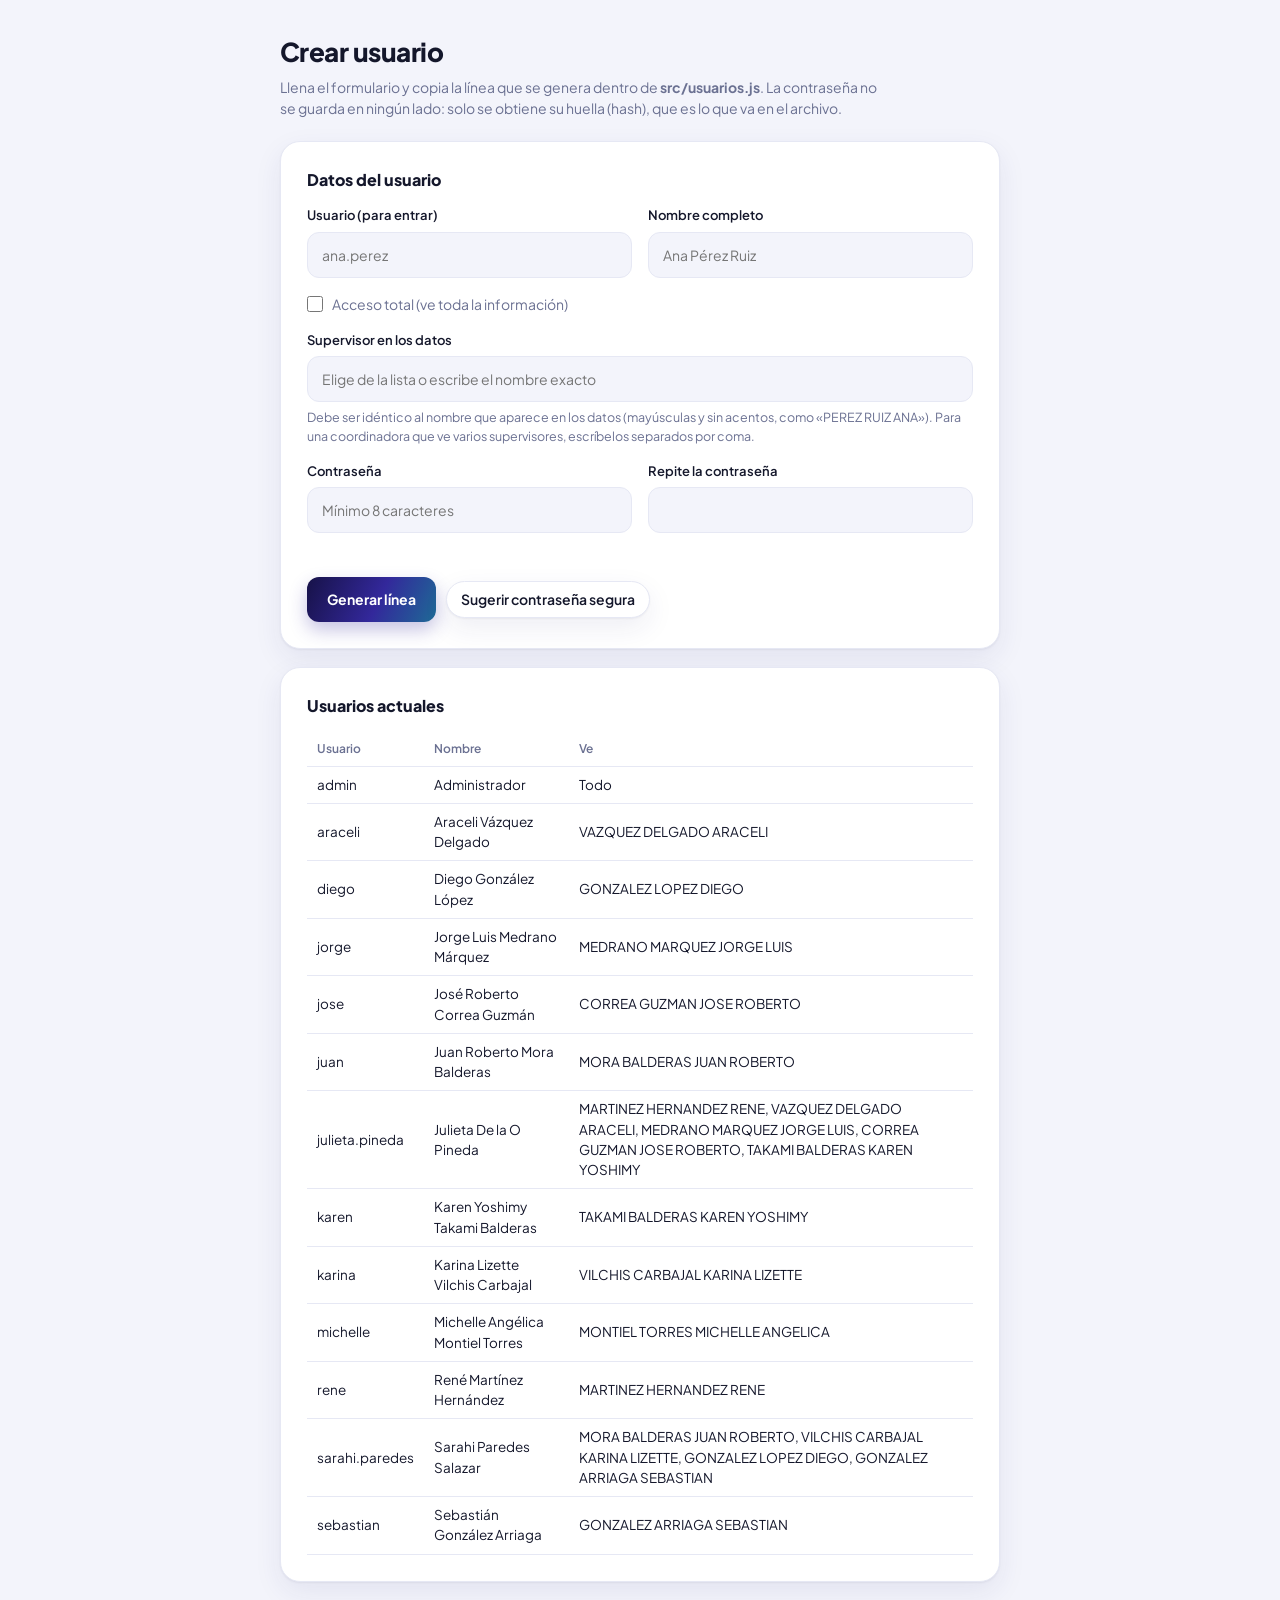
<file: crear_usuario.html>
<!DOCTYPE html>
<html lang="es"><head><meta charset="utf-8">
<meta name="viewport" content="width=device-width, initial-scale=1, viewport-fit=cover">
<title>Crear usuario · Funnel Upselling</title>
<link rel="stylesheet" href="https://fonts.googleapis.com/css2?family=Plus+Jakarta+Sans:wght@400;500;600;700;800&display=swap">
<link rel="stylesheet" href="src/styles.css?v=20261125a">
<style>
body{min-height:100vh;display:grid;place-items:start center;padding:32px 16px}
.cu{width:min(720px,100%)}
.cu h1{margin:0 0 6px;font-size:26px;font-weight:800;letter-spacing:-.02em}
.cu>p{margin:0 0 22px;color:var(--mut);max-width:60ch}
.cu .box{background:var(--surf);border:1px solid var(--line);border-radius:20px;box-shadow:var(--sh);padding:26px;margin-bottom:18px}
.cu .box h2{margin:0 0 14px;font-size:16px;font-weight:800}
.cu .g{display:grid;grid-template-columns:1fr 1fr;gap:0 16px}
.cu .g .full{grid-column:1/-1}
.cu label.l{display:block;font-size:13px;font-weight:600;margin:0 0 6px}
.cu .in{width:100%;height:46px;font:inherit;color:var(--ink);background:var(--bg);border:1px solid var(--line);border-radius:12px;padding:0 14px;outline:none;margin-bottom:16px}
.cu .in:focus{border-color:var(--c1);box-shadow:0 0 0 3px color-mix(in srgb,var(--c1) 22%,transparent)}
.cu .hint{margin:-10px 0 16px;font-size:12.5px;color:var(--mut)}
.cu .row{display:flex;gap:10px;flex-wrap:wrap;align-items:center}
.cu .chk{display:flex;align-items:center;gap:9px;font-size:14px;margin:0 0 16px;cursor:pointer}
.cu .chk input{accent-color:var(--c1);width:16px;height:16px;margin:0}
.cu .btn.p{background:var(--hero);color:#fff;border:0;border-radius:12px;padding:12px 20px;font-weight:700;box-shadow:0 8px 18px rgba(51,40,155,.28)}
.cu .btn.p:hover{filter:brightness(1.1)}
.cu pre{margin:0 0 12px;background:var(--bg);border:1px solid var(--line);border-radius:12px;padding:14px;overflow:auto;font:12.5px/1.55 ui-monospace,SFMono-Regular,Menlo,Consolas,monospace;white-space:pre-wrap;word-break:break-all;color:var(--ink)}
.cu ol{margin:0 0 4px;padding-left:20px;color:var(--mut);font-size:13.5px;line-height:1.7}
.cu ol b{color:var(--ink)}
.cu .msg{margin:0 0 12px;font-size:13px;color:#d6336c;min-height:1.2em}
.cu .ok{color:var(--c2);font-weight:600}
.cu table{width:100%;border-collapse:collapse;font-size:13.5px}
.cu td,.cu th{padding:8px 10px;border-bottom:1px solid var(--line);text-align:left}
.cu th{font-size:12px;color:var(--mut);font-weight:600;text-transform:none;letter-spacing:0;position:static}
@media (max-width:640px){.cu .g{grid-template-columns:1fr}}
</style></head><body>
<div class="cu">
<h1>Crear usuario</h1>
<p>Llena el formulario y copia la línea que se genera dentro de <b>src/usuarios.js</b>. La contraseña no se guarda en ningún lado: solo se obtiene su huella (hash), que es lo que va en el archivo.</p>

<form class="box" id="f" novalidate>
<h2>Datos del usuario</h2>
<div class="g">
<div><label class="l" for="u">Usuario (para entrar)</label><input class="in" id="u" autocomplete="off" autocapitalize="none" spellcheck="false" placeholder="ana.perez"></div>
<div><label class="l" for="n">Nombre completo</label><input class="in" id="n" autocomplete="off" placeholder="Ana Pérez Ruiz"></div>
<div class="full"><label class="chk"><input type="checkbox" id="adm">Acceso total (ve toda la información)</label></div>
<div class="full" id="supw"><label class="l" for="s">Supervisor en los datos</label><input class="in" id="s" list="sups" autocomplete="off" placeholder="Elige de la lista o escribe el nombre exacto"><datalist id="sups"></datalist><p class="hint" id="shint">Debe ser idéntico al nombre que aparece en los datos (mayúsculas y sin acentos, como «PEREZ RUIZ ANA»). Para una coordinadora que ve varios supervisores, escríbelos separados por coma.</p></div>
<div><label class="l" for="p1">Contraseña</label><input class="in" id="p1" type="password" autocomplete="new-password" placeholder="Mínimo 8 caracteres"></div>
<div><label class="l" for="p2">Repite la contraseña</label><input class="in" id="p2" type="password" autocomplete="new-password"></div>
</div>
<p class="msg" id="msg" role="alert"></p>
<div class="row"><button class="btn p" type="submit">Generar línea</button><button class="btn o" type="button" id="gen">Sugerir contraseña segura</button></div>
</form>

<div class="box" id="out" hidden>
<h2>Línea generada</h2>
<pre id="line"></pre>
<div class="row" style="margin-bottom:16px"><button class="btn o" id="cp" type="button">Copiar línea</button><span id="cpok" class="ok" role="status"></span></div>
<ol>
<li>Abre <b>src/usuarios.js</b>.</li>
<li>Pega la línea <b>antes</b> de <code>// &lt;&lt;&lt; USUARIOS</code>.</li>
<li>Guarda el archivo y súbelo a tu página. Ya puede entrar.</li>
</ol>
<p class="hint" style="margin:14px 0 0">Para cambiar la contraseña de alguien, genera la línea con su mismo usuario y reemplaza la anterior.</p>
</div>

<div class="box"><h2>Usuarios actuales</h2><div style="overflow:auto"><table><thead><tr><th>Usuario</th><th>Nombre</th><th>Ve</th></tr></thead><tbody id="tb"></tbody></table></div></div>
</div>
<script src="src/auth.js?v=20261125a"></script>
<script src="src/usuarios.js?v=20261125a"></script>
<script src="assets/data.js?v=20261124d" onerror="void 0"></script>
<script src="assets/data_atom.js?v=20261124d" onerror="void 0"></script>
<script>
const $=id=>document.getElementById(id),esc=s=>String(s).replace(/[&<>"]/g,c=>({"&":"&amp;","<":"&lt;",">":"&gt;",'"':"&quot;"}[c]));
let sups=[];
try{sups=[...new Set([...(DS.calixta||[]),...(DS.atom||[])].map(r=>r[0]).filter(Boolean))].sort((a,b)=>a.localeCompare(b,"es"))}catch(e){}
$("sups").innerHTML=sups.map(x=>`<option value="${esc(x)}">`).join("");
if(!sups.length)$("shint").textContent+=" (No se pudieron leer los datos para sugerirlos.)";
$("tb").innerHTML=Object.entries(USUARIOS).map(([u,d])=>`<tr><td>${esc(u)}</td><td>${esc(d.nombre)}</td><td>${d.sup?esc([].concat(d.sup).join(", ")):"Todo"}</td></tr>`).join("");
$("adm").addEventListener("change",()=>{$("supw").hidden=$("adm").checked});
$("gen").addEventListener("click",()=>{
  const a="abcdefghjkmnpqrstuvwxyzABCDEFGHJKMNPQRSTUVWXYZ23456789",r=crypto.getRandomValues(new Uint32Array(12));
  const c=[...r].map(x=>a[x%a.length]).join("");
  $("p1").type=$("p2").type="text";$("p1").value=$("p2").value=c;
});
$("f").addEventListener("submit",e=>{
  e.preventDefault();
  const u=$("u").value.trim().toLowerCase(),n=$("n").value.trim(),adm=$("adm").checked,s=$("s").value.trim(),c=$("p1").value,m=$("msg");
  $("out").hidden=true;m.textContent="";
  if(!/^[a-z0-9._-]{3,32}$/.test(u))return m.textContent="El usuario debe tener de 3 a 32 caracteres: minúsculas sin acentos, números, punto, guion o guion bajo.";
  if(!n)return m.textContent="Escribe el nombre completo.";
  const lista=[...new Set(s.split(",").map(x=>x.trim()).filter(Boolean))];
  if(!adm&&!lista.length)return m.textContent="Indica el supervisor o marca «Acceso total».";
  if(!adm&&sups.length&&lista.some(x=>!sups.includes(x)))return m.textContent="Algún supervisor no aparece en los datos. Elige de la lista (para varios, sepáralos con coma).";
  if(c.length<8)return m.textContent="La contraseña debe tener al menos 8 caracteres.";
  if(c!==$("p2").value)return m.textContent="Las contraseñas no coinciden.";
  const sal=Auth.nuevaSal(),h=Auth.hashClave(sal,c);
  const clave=/^[a-z_][a-z0-9_]*$/.test(u)?u:JSON.stringify(u),supTxt=adm?"null":(lista.length===1?JSON.stringify(lista[0]):"["+lista.map(x=>JSON.stringify(x)).join(",")+"]");
  $("line").textContent=`  ${clave}:{nombre:${JSON.stringify(n)},sup:${supTxt},sal:"${sal}",hash:"${h}"},`;
  $("cpok").textContent=Object.prototype.hasOwnProperty.call(USUARIOS,u)?"Ese usuario ya existe: reemplaza su línea anterior.":"";
  $("out").hidden=false;$("out").scrollIntoView({behavior:"smooth",block:"nearest"});
});
$("cp").addEventListener("click",async()=>{
  const t=$("line").textContent;
  try{await navigator.clipboard.writeText(t);$("cpok").textContent="Línea copiada."}
  catch(e){const r=document.createRange();r.selectNodeContents($("line"));const s=getSelection();s.removeAllRanges();s.addRange(r);$("cpok").textContent="Selecciónala y copia con Ctrl+C."}
});
</script>
</body></html>
</file>
<file: src/styles.css>
:root{box-sizing:border-box;padding-top:env(safe-area-inset-top,0px);padding-bottom:env(safe-area-inset-bottom,0px);
--bg:#f3f4fb;--surf:#fff;--ink:#14172b;--mut:#6b7192;--line:#e6e8f4;--c1:#5b5bd6;--c2:#0fa89a;--c3:#f08c00;--hov:#f4f5fd;--sh:0 1px 2px rgba(20,23,43,.05),0 10px 28px rgba(40,44,110,.08);--hero:linear-gradient(115deg,#171248 0%,#33289b 55%,#0e9e92 135%)}
@media (prefers-color-scheme:dark){:root:not([data-theme="light"]){color-scheme:dark;--bg:#0b0d1a;--surf:#141730;--ink:#eceefb;--mut:#9aa0c4;--line:#252951;--c1:#8b8cff;--c2:#3ddbc9;--c3:#ffb347;--hov:#1b1f3f;--sh:0 1px 2px rgba(0,0,0,.4),0 10px 28px rgba(0,0,0,.35)}}
:root[data-theme="dark"]{color-scheme:dark;--bg:#0b0d1a;--surf:#141730;--ink:#eceefb;--mut:#9aa0c4;--line:#252951;--c1:#8b8cff;--c2:#3ddbc9;--c3:#ffb347;--hov:#1b1f3f;--sh:0 1px 2px rgba(0,0,0,.4),0 10px 28px rgba(0,0,0,.35)}
*,*::before,*::after{box-sizing:inherit}
html{scroll-padding-top:env(safe-area-inset-top,0px)}
body{margin:0;background:var(--bg);color:var(--ink);font:14px/1.5 "Plus Jakarta Sans",system-ui,-apple-system,"Segoe UI",sans-serif;font-variant-numeric:tabular-nums;-webkit-font-smoothing:antialiased}
header{background:var(--hero);color:#fff;padding:28px clamp(16px,3vw,36px) 0;position:relative;overflow:hidden}
header::after{content:"";position:absolute;right:-80px;top:-120px;width:340px;height:340px;border-radius:50%;background:radial-gradient(circle,rgba(255,255,255,.18),transparent 70%);pointer-events:none}
.eyebrow{font-size:11.5px;letter-spacing:.14em;text-transform:uppercase;font-weight:600;opacity:.75}
h1{margin:6px 0 0;font-size:clamp(22px,3vw,30px);font-weight:800;letter-spacing:-.02em}
header p{margin:6px 0 0;opacity:.8;max-width:780px}
nav.tabs{display:flex;gap:6px;margin-top:22px;position:relative;z-index:1}
nav.tabs a{padding:10px 18px;border-radius:12px 12px 0 0;color:rgba(255,255,255,.8);text-decoration:none;font-weight:600;background:rgba(255,255,255,.1);backdrop-filter:blur(6px)}
nav.tabs a:hover{background:rgba(255,255,255,.18)}
nav.tabs a[aria-current]{background:var(--bg);color:var(--ink)}
.bar{position:sticky;top:env(safe-area-inset-top,0px);z-index:20;background:color-mix(in srgb,var(--bg) 85%,transparent);backdrop-filter:blur(12px);-webkit-backdrop-filter:blur(12px);border-bottom:1px solid var(--line);padding:12px clamp(16px,3vw,36px);display:flex;flex-wrap:wrap;gap:8px;align-items:center}
details.f{position:relative}
details.f>summary{list-style:none;cursor:pointer;background:var(--surf);border:1px solid var(--line);border-radius:999px;padding:7px 14px;white-space:nowrap;box-shadow:var(--sh);font-weight:500;transition:.15s}
details.f>summary::-webkit-details-marker{display:none}
details.f>summary::after{content:"▾";margin-left:8px;color:var(--mut);font-size:11px}
details.f>summary:hover{border-color:var(--c1)}
details.f[open]>summary{border-color:var(--c1);box-shadow:0 0 0 3px color-mix(in srgb,var(--c1) 22%,transparent)}
details.f.on>summary{background:color-mix(in srgb,var(--c1) 12%,var(--surf));border-color:var(--c1);color:var(--c1);font-weight:700}
.pop{position:absolute;top:calc(100% + 6px);left:0;min-width:250px;max-width:min(330px,86vw);max-height:350px;overflow:auto;background:var(--surf);border:1px solid var(--line);border-radius:14px;padding:10px;box-shadow:0 18px 44px rgba(20,23,60,.25)}
.pop .ctl{display:flex;gap:14px;padding:2px 6px 8px;border-bottom:1px solid var(--line);margin-bottom:4px}
.pop button,.btn{background:none;border:0;color:var(--c1);cursor:pointer;font:inherit;font-weight:600;padding:0}
.pop label{display:flex;gap:8px;align-items:center;padding:5px 6px;border-radius:8px;cursor:pointer}
.pop label:hover{background:var(--hov)}
.pop input,.dc input[type=checkbox]{accent-color:var(--c1)}
.btn.o{border:1px solid var(--line);background:var(--surf);color:var(--ink);border-radius:999px;padding:7px 14px;font-weight:600;box-shadow:var(--sh);transition:.15s}
.btn.o:hover{border-color:var(--c1);color:var(--c1)}
#xd,#xa{background:linear-gradient(120deg,#33289b,#0e9e92);color:#fff;border:0}
#xd:hover,#xa:hover{color:#fff;filter:brightness(1.1)}
.sp{flex:1}
[hidden]{display:none!important}
main{padding:20px clamp(16px,3vw,36px) 8px;display:grid;grid-template-columns:repeat(auto-fit,minmax(340px,1fr));gap:20px;align-items:start}
section{background:var(--surf);border:1px solid var(--line);border-radius:18px;overflow:hidden;box-shadow:var(--sh)}
main section{border-top:4px solid var(--col)}
section>h2{margin:0;padding:18px 20px 2px;font-size:16px;font-weight:700;letter-spacing:-.01em}
section>h2 span{display:inline-block;width:10px;height:10px;border-radius:50%;margin-right:9px;background:currentColor}
section>p{margin:0;padding:0 20px 8px;color:var(--mut);font-size:12.5px}
.big{padding:0 20px 14px;font-size:46px;font-weight:800;line-height:1.1;letter-spacing:-.03em}
.big small{font-size:12.5px;font-weight:500;color:var(--mut);margin-left:8px;letter-spacing:0}
.sc{overflow-x:auto;max-height:70vh;overflow-y:auto}
table{width:100%;border-collapse:collapse}
th{position:sticky;top:0;z-index:1;background:var(--surf);text-align:left;font-weight:600;color:var(--mut);padding:9px 20px;border-bottom:1px solid var(--line);font-size:11.5px;text-transform:uppercase;letter-spacing:.06em}
th.n,td.n{text-align:right}
td{padding:7px 20px;border-bottom:1px solid var(--line)}
tbody tr:hover td{background:var(--hov)}
tr.s td{font-weight:700;cursor:pointer;background:color-mix(in srgb,var(--col,var(--c1)) 8%,var(--surf))}
tr.s td:first-child::before{content:"▾";display:inline-block;width:18px;color:var(--col,var(--mut))}
tr.s.c td:first-child::before{content:"▸"}
tr.a td:first-child{padding-left:38px;color:var(--ink)}
tr.t td{font-weight:800;border-top:2px solid var(--ink);border-bottom:0;background:var(--surf)}
.v{display:flex;align-items:center;gap:10px;justify-content:flex-end}
.v i{display:block;height:7px;border-radius:4px;background:linear-gradient(90deg,var(--col),color-mix(in srgb,var(--col) 55%,#fff));opacity:.9}
.empty{padding:28px 20px;color:var(--mut)}
#p1{--col:var(--c1)}#p2{--col:var(--c2)}#p3{--col:var(--c3)}
#p1 .big,#p1 h2 span{color:var(--c1)}#p2 .big,#p2 h2 span{color:var(--c2)}#p3 .big,#p3 h2 span{color:var(--c3)}
#det{margin:20px clamp(16px,3vw,36px) 40px;background:var(--surf);border:1px solid var(--line);border-radius:18px;box-shadow:var(--sh);overflow:hidden}
#det h2{margin:0;padding:18px 20px 2px;font-size:16px;font-weight:700}
#det>p{margin:0;padding:0 20px 10px;color:var(--mut);font-size:12.5px}
.dc{display:flex;flex-wrap:wrap;gap:8px 18px;align-items:center;padding:0 20px 14px}
.dc label{display:flex;gap:6px;align-items:center;cursor:pointer;font-weight:500}
.dc input[type=search]{font:inherit;color:var(--ink);background:var(--bg);border:1px solid var(--line);border-radius:999px;padding:8px 14px;min-width:240px;outline:none}
.dc input[type=search]:focus{border-color:var(--c1);box-shadow:0 0 0 3px color-mix(in srgb,var(--c1) 22%,transparent)}
#det .sc{max-height:75vh}
#det td a{color:var(--c1);font-weight:600;text-decoration:none}
#det td a:hover{text-decoration:underline}
#det td,#det th{white-space:nowrap}
.tg{display:inline-block;padding:2px 10px;border-radius:999px;font-size:11.5px;font-weight:600;margin-right:4px;background:color-mix(in srgb,currentColor 12%,transparent)}
.tg.k6{color:var(--c1)}.tg.k7{color:var(--c2)}.tg.k8{color:var(--c3)}
.more{padding:14px 20px}
.cg{padding:20px clamp(16px,3vw,36px) 0;display:grid;grid-template-columns:repeat(auto-fit,minmax(340px,1fr));gap:20px}
.cd{padding:18px 20px}.cd h3{margin:0 0 10px;font-size:14px;font-weight:700}
.cv{position:relative;height:290px}
.kp{padding:20px clamp(16px,3vw,36px) 0;display:grid;grid-template-columns:repeat(auto-fit,minmax(180px,1fr));gap:14px}
.kp div{background:var(--surf);border:1px solid var(--line);border-radius:16px;padding:14px 16px;box-shadow:var(--sh),inset 0 3px 0 var(--k,var(--c1))}
.kp div:nth-child(3n+2){--k:var(--c2)}.kp div:nth-child(3n){--k:var(--c3)}
.kp b{display:block;font-size:26px;font-weight:800;letter-spacing:-.02em}.kp span{color:var(--mut);font-size:12.5px}
.st{padding:20px clamp(16px,3vw,36px) 40px;display:grid;gap:20px}
.st th[data-s]{cursor:pointer}.st th[data-s]:hover{color:var(--c1)}.st td,.st th{white-space:nowrap}
.hm td{text-align:right}
.ds{display:inline-flex;gap:4px;padding:4px;border-radius:999px;background:rgba(255,255,255,.14);margin-bottom:14px;position:relative;z-index:1}
.ds a{padding:6px 16px;border-radius:999px;color:#fff;text-decoration:none;font-weight:600;font-size:13px;opacity:.85}
.ds a[aria-current]{background:#fff;color:#1b1650;opacity:1}
.st #pmtb td:nth-child(2){white-space:normal;min-width:260px;max-width:720px}
#xo{background:linear-gradient(120deg,#33289b,#0e9e92);color:#fff;border:0}
#xo:hover{color:#fff;filter:brightness(1.1)}
#xo:disabled{opacity:.6;cursor:wait}
.dc select{font:inherit;color:var(--ink);background:var(--bg);border:1px solid var(--line);border-radius:999px;padding:7px 12px;margin-left:6px}
.st th.n small{display:block;text-transform:none;letter-spacing:0;font-weight:400;opacity:.8}
.ov{position:fixed;inset:0;z-index:100;background:var(--bg);display:grid;place-items:center;padding:20px}
.ov.pw{background:rgba(10,12,30,.5);backdrop-filter:blur(4px)}
.ovc{background:var(--surf);border:1px solid var(--line);border-radius:18px;box-shadow:var(--sh);padding:28px;width:min(380px,100%)}
.ovc h2{margin:0 0 4px;font-size:18px;font-weight:800;letter-spacing:-.01em}
.ovc>p{color:var(--mut);margin:0 0 16px;font-size:13px}
.ovc input{width:100%;font:inherit;color:var(--ink);background:var(--bg);border:1px solid var(--line);border-radius:12px;padding:11px 14px;outline:none}
.ovc input:focus{border-color:var(--c1);box-shadow:0 0 0 3px color-mix(in srgb,var(--c1) 22%,transparent)}
.ovb{display:flex;gap:10px;justify-content:flex-end;margin-top:14px}
.ovc .err{color:#e5487f;min-height:1.2em;font-size:13px;margin:10px 0 0}
.ses{display:flex;align-items:center;gap:12px;font-size:13px;margin:0 0 12px;position:relative;z-index:1}
.ses .btn.o{color:#fff;background:rgba(255,255,255,.14);border-color:rgba(255,255,255,.35);box-shadow:none}
.ses .btn.o:hover{color:#fff;border-color:#fff}

/* ===== Pantalla de inicio de sesión ===== */
.ov.login{background:radial-gradient(60% 55% at 12% 8%,color-mix(in srgb,var(--c1) 14%,transparent),transparent),radial-gradient(50% 50% at 92% 95%,color-mix(in srgb,var(--c2) 12%,transparent),transparent),var(--bg);overflow:auto}
.lg{display:grid;grid-template-columns:minmax(0,1.05fr) minmax(0,1fr);width:min(940px,100%);min-height:min(580px,100%);background:var(--surf);border:1px solid var(--line);border-radius:24px;box-shadow:0 2px 4px rgba(20,23,43,.06),0 30px 70px rgba(30,30,110,.18);overflow:hidden}
.lg-brand{background:var(--hero);color:#fff;padding:40px 40px 36px;display:flex;flex-direction:column;justify-content:space-between;gap:32px}
.lg-logo{display:flex;align-items:center;gap:10px;font-size:17px;font-weight:800;letter-spacing:-.01em}
.lg-art{display:flex;flex-direction:column;gap:12px}
.lg-art i{display:block;font-style:normal;width:var(--w);transform-origin:left center;animation:lg-grow .9s cubic-bezier(.2,.7,.2,1) both}
.lg-art i:nth-child(1){--c:#9b9cff}.lg-art i:nth-child(2){--c:#47e0cf;animation-delay:.12s}.lg-art i:nth-child(3){--c:#ffbe5c;animation-delay:.24s}
.lg-art b{display:block;background:var(--c);color:#10123a;font-weight:700;font-size:13px;padding:13px 16px;border-radius:12px 999px 999px 12px;white-space:nowrap;box-shadow:0 8px 20px rgba(5,5,40,.25)}
@keyframes lg-grow{from{transform:scaleX(.15);opacity:0}to{transform:none;opacity:1}}
.lg-tag{margin:0;max-width:34ch;color:rgba(255,255,255,.82);font-size:14px;line-height:1.55}
.lg-form{padding:44px clamp(24px,5vw,52px);display:flex;flex-direction:column;justify-content:center}
.lg-form>*{max-width:380px;width:100%;margin-left:auto;margin-right:auto}
.lg-mini{display:none;align-items:center;gap:8px;font-weight:800;color:var(--c1);margin-bottom:22px}
.lg-form h2{margin:0 0 6px;font-size:26px;font-weight:800;letter-spacing:-.02em}
.lg-sub{margin:0 0 24px;color:var(--mut);font-size:14px;line-height:1.5}
.lg-form label:not(.chk){display:block;font-size:13px;font-weight:600;margin:0 0 6px}
.fld{position:relative;margin-bottom:16px}
.fld>svg{position:absolute;left:14px;top:50%;translate:0 -50%;color:var(--mut);pointer-events:none}
.fld input{width:100%;height:48px;font:inherit;font-size:15px;color:var(--ink);background:var(--bg);border:1px solid var(--line);border-radius:12px;padding:0 44px 0 42px;outline:none;transition:border-color .15s,box-shadow .15s}
.fld input::placeholder{color:color-mix(in srgb,var(--mut) 70%,transparent)}
.fld input:hover{border-color:color-mix(in srgb,var(--c1) 45%,var(--line))}
.fld input:focus{border-color:var(--c1);box-shadow:0 0 0 3px color-mix(in srgb,var(--c1) 22%,transparent);background:var(--surf)}
.fld:focus-within>svg{color:var(--c1)}
.lg-form.bad .fld input{border-color:#e5487f}
.eye{position:absolute;right:6px;top:50%;translate:0 -50%;width:36px;height:36px;display:grid;place-items:center;border:0;border-radius:9px;background:none;color:var(--mut);cursor:pointer}
.eye:hover{color:var(--c1);background:var(--hov)}
.eye:focus-visible,.lg-btn:focus-visible{outline:2px solid var(--c1);outline-offset:2px}
.eye .slash{display:none}.eye[aria-pressed="true"] .slash{display:block}
.caps{margin:-6px auto 12px;font-size:12.5px;color:#b26a00}
@media (prefers-color-scheme:dark){:root:not([data-theme="light"]) .caps{color:var(--c3)}}
.chk{display:flex;align-items:center;gap:9px;font-size:13.5px;color:var(--mut);cursor:pointer;margin:2px auto 20px}
.chk input{width:16px;height:16px;accent-color:var(--c1);margin:0}
.lg-btn{position:relative;height:50px;border:0;border-radius:12px;background:var(--hero);color:#fff;font:inherit;font-size:15px;font-weight:700;cursor:pointer;box-shadow:0 10px 22px rgba(51,40,155,.32);transition:filter .15s,transform .1s,box-shadow .15s}
.lg-btn:hover{filter:brightness(1.1)}
.lg-btn:active{transform:translateY(1px);box-shadow:0 4px 10px rgba(51,40,155,.3)}
.lg-btn:disabled{cursor:not-allowed;filter:saturate(.6) brightness(.95)}
.lg-btn .sp{display:none;width:20px;height:20px;border:2.5px solid rgba(255,255,255,.4);border-top-color:#fff;border-radius:50%;animation:lg-spin .7s linear infinite;position:absolute;left:50%;top:50%;margin:-10px 0 0 -10px}
.lg-btn.load .t{opacity:0}.lg-btn.load .sp{display:block}
@keyframes lg-spin{to{transform:rotate(360deg)}}
.lg-form .err{min-height:1.3em;margin:12px auto 0;font-size:13px;line-height:1.4;color:#d6336c;text-align:left}
.lg-foot{margin:18px auto 0;padding-top:18px;border-top:1px solid var(--line);font-size:12.5px;line-height:1.5;color:var(--mut)}
.lg-form.shake{animation:lg-shake .38s}
@keyframes lg-shake{20%{transform:translateX(-7px)}40%{transform:translateX(6px)}60%{transform:translateX(-4px)}80%{transform:translateX(3px)}}
@media (max-width:780px){
  .ov.login{padding:0;place-items:stretch}
  .lg{grid-template-columns:1fr;min-height:100%;border-radius:0;border:0;box-shadow:none}
  .lg-brand{display:none}
  .lg-mini{display:flex}
  .lg-form{padding:36px 24px}
}
@media (prefers-reduced-motion:reduce){.lg-art i,.lg-form.shake{animation:none}.lg-btn .sp{animation-duration:1.6s}}

/* ===== Sesión y modal de contraseña ===== */
.ses #who{font-weight:600}
.pwc{width:min(400px,100%);padding:30px 28px 24px;border-radius:22px;box-shadow:0 30px 70px rgba(20,23,60,.35)}
.pwc.shake{animation:lg-shake .38s}
.pw-ic{width:46px;height:46px;border-radius:14px;display:grid;place-items:center;color:#fff;background:var(--hero);margin-bottom:16px;box-shadow:0 8px 18px rgba(51,40,155,.3)}
.pwc h2{font-size:22px;letter-spacing:-.02em}
.pwc>p:not(.err):not(.caps){margin:0 0 18px;line-height:1.5}
.pwc>p b{color:var(--ink)}
.pwc .fld{margin-bottom:12px}
.pwc .caps{margin:0 0 10px}
.pwc .ovb{align-items:center;margin-top:8px}
.pwc .lg-btn{height:44px;padding:0 22px;font-size:14px}
.pwc .err{margin:12px 0 0}
@media (prefers-reduced-motion:reduce){.pwc.shake{animation:none}}
</file>
